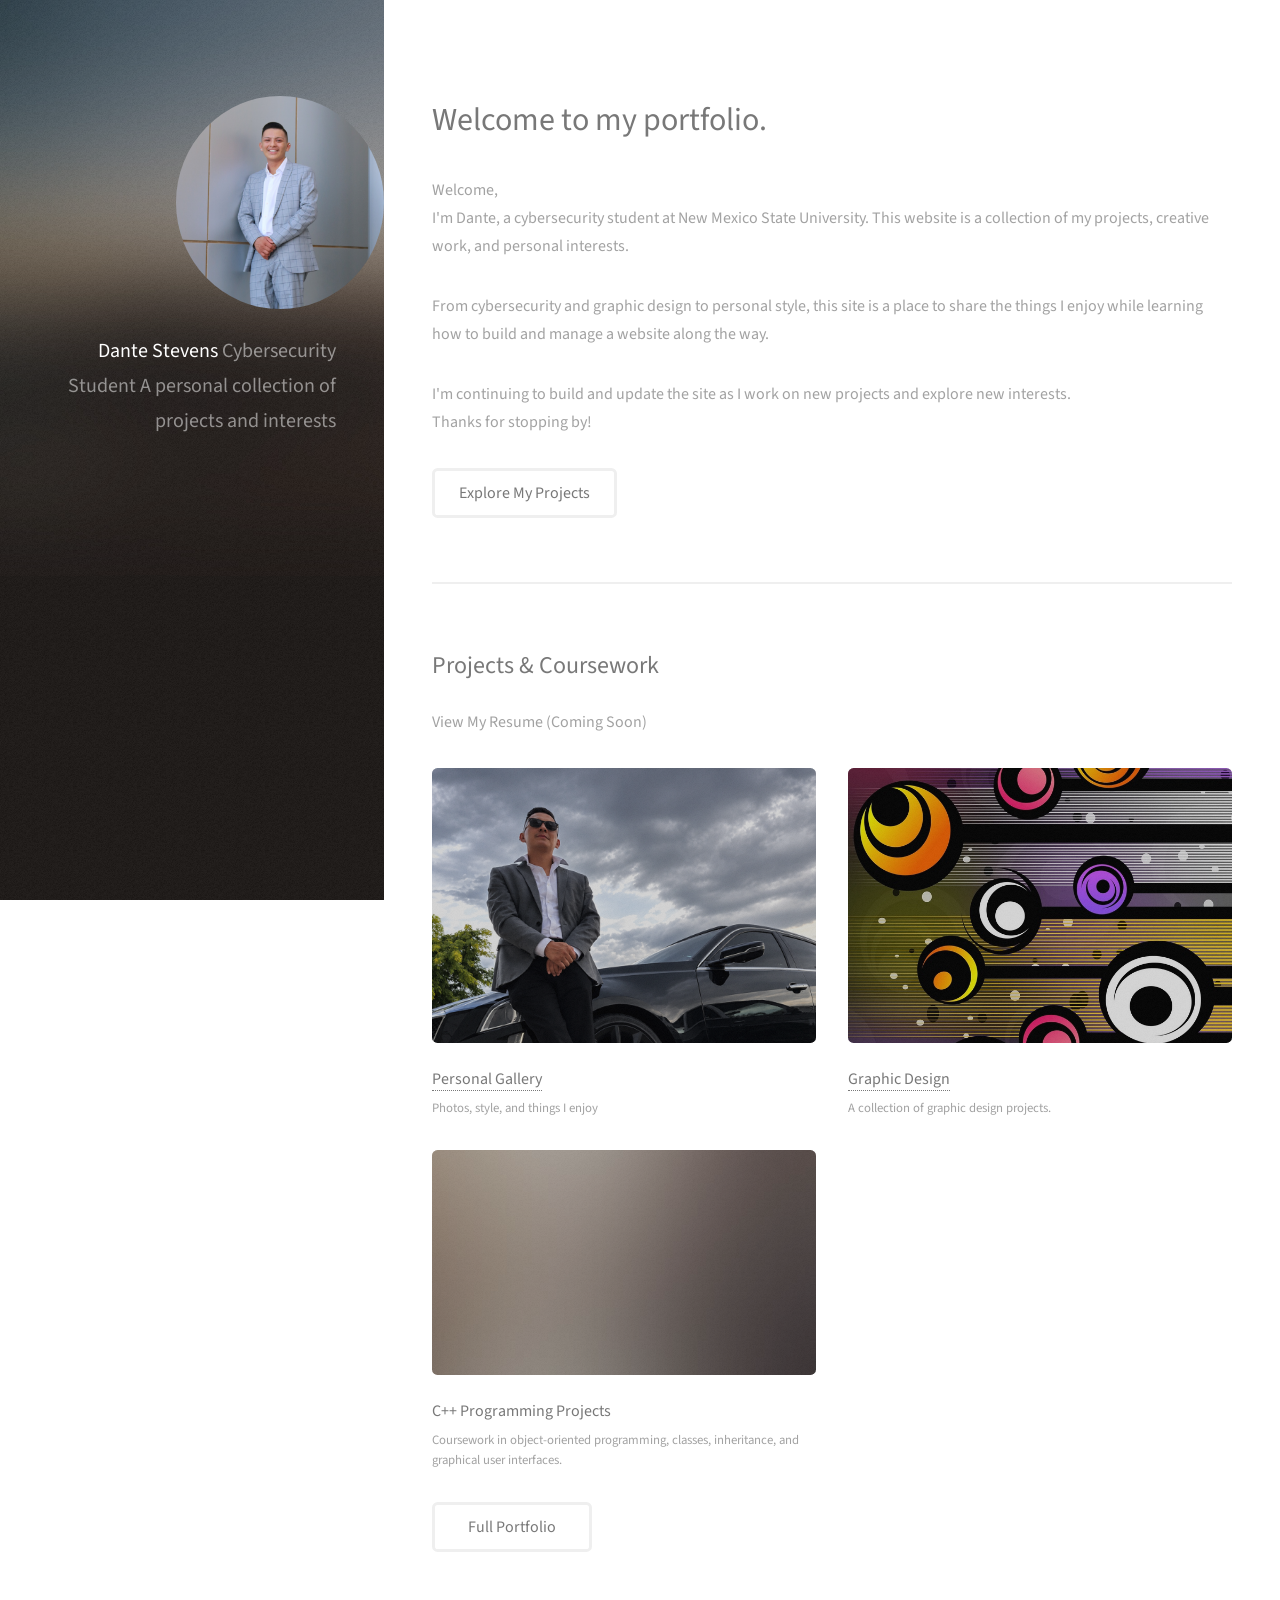
<file: index.html>
<!DOCTYPE HTML>
<!--
	Strata by HTML5 UP
	html5up.net | @ajlkn
	Free for personal and commercial use under the CCA 3.0 license (html5up.net/license)
-->
<html>
	<head>
		<title>Stevens_Dante</title>
		<meta charset="utf-8" />
		<meta name="viewport" content="width=device-width, initial-scale=1, user-scalable=no" />
		<link rel="stylesheet" href="assets/css/main.css" />
	</head>
	<body class="is-preload">

		<!-- Header -->
			<header id="header">
				<div class="inner">
					<a href="#" class="image avatar"><img src="images/avatar.jpg" alt="" /></a>

					<h1>
    <strong>Dante Stevens</strong><br />
    <span>Cybersecurity Student</span><br />
    <span>A personal collection of projects and interests</span>
</h1>

				</div>
			</header>

		<!-- Main -->
			<div id="main">

				<section id="one">
    <header class="major">
        <h2>Welcome to my portfolio.</h2>
    </header>

    <p>
        Welcome, <br />
		I'm Dante, a cybersecurity student at New Mexico State University.
		This website is a collection of my projects, creative work, and personal interests.
    </p>


					
     
<p>
	From cybersecurity and graphic design to personal style, this site is a place to share the things I enjoy while learning how to build and manage a website along the way.</p>
<p>
    I'm continuing to build and update the site as I work on new projects and explore new interests.<br /> Thanks for stopping by!
</p>


    <ul class="actions">
        <li><a href="#two" class="button">Explore My Projects</a></li>
    </ul>
</section>
	
				<!-- Two -->
					<section id="two">
						
<h2>Projects & Coursework</h2>

<p>View My Resume (Coming Soon)</p>

<div class="row">



<!-- Personal Gallery Card -->
<article class="col-6 col-12-xsmall work-item">
    <a href="personal-gallery.html" class="image fit">
		<img src="images/image7.png" alt="Personal Gallery" class="design-icon" style="object-position: center 12%;" />
    </a>
    <h3>
        <a href="personal-gallery.html">Personal Gallery</a>
    </h3>
    <p>Photos, style, and things I enjoy</p>
</article>





	
    <!-- Graphic Design Project Card -->
<article class="col-6 col-12-xsmall work-item">
   <a href="graphic-design.html" class="image fit">
    <img src="images/icon.jpg" alt="Graphic Design Projects" class="design-icon" />
</a>
    <h3>
        <a href="graphic-design.html">Graphic Design</a>
    </h3>
    <p>A collection of graphic design projects.</p>
</article>



    <!-- C++ Project Card -->
    <article class="col-6 col-12-xsmall work-item">
        <a href="images/fulls/01.jpg" class="image fit thumb">
            <img src="images/thumbs/01.jpg" alt="C++ programming project" />
        </a>
        <h3>C++ Programming Projects</h3>
        <p>Coursework in object-oriented programming, classes, inheritance, and graphical user interfaces.</p>
    </article>




	

</div>

<ul class="actions">
    <li><a href="#" class="button">Full Portfolio</a></li>
</ul>


				<!-- Four -->
				<!--
					<section id="four">
						<h2>Elements</h2>

						<section>
							<h4>Text</h4>
							<p>This is <b>bold</b> and this is <strong>strong</strong>. This is <i>italic</i> and this is <em>emphasized</em>.
							This is <sup>superscript</sup> text and this is <sub>subscript</sub> text.
							This is <u>underlined</u> and this is code: <code>for (;;) { ... }</code>. Finally, <a href="#">this is a link</a>.</p>
							<hr />
							<header>
								<h4>Heading with a Subtitle</h4>
								<p>Lorem ipsum dolor sit amet nullam id egestas urna aliquam</p>
							</header>
							<p>Nunc lacinia ante nunc ac lobortis. Interdum adipiscing gravida odio porttitor sem non mi integer non faucibus ornare mi ut ante amet placerat aliquet. Volutpat eu sed ante lacinia sapien lorem accumsan varius montes viverra nibh in adipiscing blandit tempus accumsan.</p>
							<header>
								<h5>Heading with a Subtitle</h5>
								<p>Lorem ipsum dolor sit amet nullam id egestas urna aliquam</p>
							</header>
							<p>Nunc lacinia ante nunc ac lobortis. Interdum adipiscing gravida odio porttitor sem non mi integer non faucibus ornare mi ut ante amet placerat aliquet. Volutpat eu sed ante lacinia sapien lorem accumsan varius montes viverra nibh in adipiscing blandit tempus accumsan.</p>
							<hr />
							<h2>Heading Level 2</h2>
							<h3>Heading Level 3</h3>
							<h4>Heading Level 4</h4>
							<h5>Heading Level 5</h5>
							<h6>Heading Level 6</h6>
							<hr />
							<h5>Blockquote</h5>
							<blockquote>Fringilla nisl. Donec accumsan interdum nisi, quis tincidunt felis sagittis eget tempus euismod. Vestibulum ante ipsum primis in faucibus vestibulum. Blandit adipiscing eu felis iaculis volutpat ac adipiscing accumsan faucibus. Vestibulum ante ipsum primis in faucibus lorem ipsum dolor sit amet nullam adipiscing eu felis.</blockquote>
							<h5>Preformatted</h5>
							<pre><code>i = 0;

while (!deck.isInOrder()) {
print 'Iteration ' + i;
deck.shuffle();
i++;
}

print 'It took ' + i + ' iterations to sort the deck.';</code></pre>
						</section>

						<section>
							<h4>Lists</h4>
							<div class="row">
								<div class="col-6 col-12-xsmall">
									<h5>Unordered</h5>
									<ul>
										<li>Dolor pulvinar etiam magna etiam.</li>
										<li>Sagittis adipiscing lorem eleifend.</li>
										<li>Felis enim feugiat dolore viverra.</li>
									</ul>
									<h5>Alternate</h5>
									<ul class="alt">
										<li>Dolor pulvinar etiam magna etiam.</li>
										<li>Sagittis adipiscing lorem eleifend.</li>
										<li>Felis enim feugiat dolore viverra.</li>
									</ul>
								</div>
								<div class="col-6 col-12-xsmall">
									<h5>Ordered</h5>
									<ol>
										<li>Dolor pulvinar etiam magna etiam.</li>
										<li>Etiam vel felis at lorem sed viverra.</li>
										<li>Felis enim feugiat dolore viverra.</li>
										<li>Dolor pulvinar etiam magna etiam.</li>
										<li>Etiam vel felis at lorem sed viverra.</li>
										<li>Felis enim feugiat dolore viverra.</li>
									</ol>
									<h5>Icons</h5>
									
								</div>
							</div>
							<h5>Actions</h5>
							<ul class="actions">
								<li><a href="#" class="button primary">Default</a></li>
								<li><a href="#" class="button">Default</a></li>
							</ul>
							<ul class="actions small">
								<li><a href="#" class="button primary small">Small</a></li>
								<li><a href="#" class="button small">Small</a></li>
							</ul>
							<div class="row">
								<div class="col-6 col-12-small">
									<ul class="actions stacked">
										<li><a href="#" class="button primary">Default</a></li>
										<li><a href="#" class="button">Default</a></li>
									</ul>
								</div>
								<div class="col-6 col-12-small">
									<ul class="actions stacked">
										<li><a href="#" class="button primary small">Small</a></li>
										<li><a href="#" class="button small">Small</a></li>
									</ul>
								</div>
								<div class="col-6 col-12-small">
									<ul class="actions stacked">
										<li><a href="#" class="button primary fit">Default</a></li>
										<li><a href="#" class="button fit">Default</a></li>
									</ul>
								</div>
								<div class="col-6 col-12-small">
									<ul class="actions stacked">
										<li><a href="#" class="button primary small fit">Small</a></li>
										<li><a href="#" class="button small fit">Small</a></li>
									</ul>
								</div>
							</div>
						</section>

						<section>
							<h4>Table</h4>
							<h5>Default</h5>
							<div class="table-wrapper">
								<table>
									<thead>
										<tr>
											<th>Name</th>
											<th>Description</th>
											<th>Price</th>
										</tr>
									</thead>
									<tbody>
										<tr>
											<td>Item One</td>
											<td>Ante turpis integer aliquet porttitor.</td>
											<td>29.99</td>
										</tr>
										<tr>
											<td>Item Two</td>
											<td>Vis ac commodo adipiscing arcu aliquet.</td>
											<td>19.99</td>
										</tr>
										<tr>
											<td>Item Three</td>
											<td> Morbi faucibus arcu accumsan lorem.</td>
											<td>29.99</td>
										</tr>
										<tr>
											<td>Item Four</td>
											<td>Vitae integer tempus condimentum.</td>
											<td>19.99</td>
										</tr>
										<tr>
											<td>Item Five</td>
											<td>Ante turpis integer aliquet porttitor.</td>
											<td>29.99</td>
										</tr>
									</tbody>
									<tfoot>
										<tr>
											<td colspan="2"></td>
											<td>100.00</td>
										</tr>
									</tfoot>
								</table>
							</div>

							<h5>Alternate</h5>
							<div class="table-wrapper">
								<table class="alt">
									<thead>
										<tr>
											<th>Name</th>
											<th>Description</th>
											<th>Price</th>
										</tr>
									</thead>
									<tbody>
										<tr>
											<td>Item One</td>
											<td>Ante turpis integer aliquet porttitor.</td>
											<td>29.99</td>
										</tr>
										<tr>
											<td>Item Two</td>
											<td>Vis ac commodo adipiscing arcu aliquet.</td>
											<td>19.99</td>
										</tr>
										<tr>
											<td>Item Three</td>
											<td> Morbi faucibus arcu accumsan lorem.</td>
											<td>29.99</td>
										</tr>
										<tr>
											<td>Item Four</td>
											<td>Vitae integer tempus condimentum.</td>
											<td>19.99</td>
										</tr>
										<tr>
											<td>Item Five</td>
											<td>Ante turpis integer aliquet porttitor.</td>
											<td>29.99</td>
										</tr>
									</tbody>
									<tfoot>
										<tr>
											<td colspan="2"></td>
											<td>100.00</td>
										</tr>
									</tfoot>
								</table>
							</div>
						</section>

						<section>
							<h4>Buttons</h4>
							<ul class="actions">
								<li><a href="#" class="button primary">Primary</a></li>
								<li><a href="#" class="button">Default</a></li>
							</ul>
							<ul class="actions">
								<li><a href="#" class="button large">Large</a></li>
								<li><a href="#" class="button">Default</a></li>
								<li><a href="#" class="button small">Small</a></li>
							</ul>
							<ul class="actions fit">
								<li><a href="#" class="button primary fit">Fit</a></li>
								<li><a href="#" class="button fit">Fit</a></li>
							</ul>
							<ul class="actions fit small">
								<li><a href="#" class="button primary fit small">Fit + Small</a></li>
								<li><a href="#" class="button fit small">Fit + Small</a></li>
							</ul>
							<ul class="actions">
								<li><a href="#" class="button primary icon solid fa-download">Icon</a></li>
								<li><a href="#" class="button icon solid fa-download">Icon</a></li>
							</ul>
							<ul class="actions">
								<li><span class="button primary disabled">Primary</span></li>
								<li><span class="button disabled">Default</span></li>
							</ul>
						</section>

						<section>
							<h4>Form</h4>
							<form method="post" action="#">
								<div class="row gtr-uniform gtr-50">
									<div class="col-6 col-12-xsmall">
										<input type="text" name="demo-name" id="demo-name" value="" placeholder="Name" />
									</div>
									<div class="col-6 col-12-xsmall">
										<input type="email" name="demo-email" id="demo-email" value="" placeholder="Email" />
									</div>
									<div class="col-12">
										<select name="demo-category" id="demo-category">
											<option value="">- Category -</option>
											<option value="1">Manufacturing</option>
											<option value="1">Shipping</option>
											<option value="1">Administration</option>
											<option value="1">Human Resources</option>
										</select>
									</div>
									<div class="col-4 col-12-small">
										<input type="radio" id="demo-priority-low" name="demo-priority" checked>
										<label for="demo-priority-low">Low Priority</label>
									</div>
									<div class="col-4 col-12-small">
										<input type="radio" id="demo-priority-normal" name="demo-priority">
										<label for="demo-priority-normal">Normal Priority</label>
									</div>
									<div class="col-4 col-12-small">
										<input type="radio" id="demo-priority-high" name="demo-priority">
										<label for="demo-priority-high">High Priority</label>
									</div>
									<div class="col-6 col-12-small">
										<input type="checkbox" id="demo-copy" name="demo-copy">
										<label for="demo-copy">Email me a copy of this message</label>
									</div>
									<div class="col-6 col-12-small">
										<input type="checkbox" id="demo-human" name="demo-human" checked>
										<label for="demo-human">I am a human and not a robot</label>
									</div>
									<div class="col-12">
										<textarea name="demo-message" id="demo-message" placeholder="Enter your message" rows="6"></textarea>
									</div>
									<div class="col-12">
										<ul class="actions">
											<li><input type="submit" value="Send Message" class="primary" /></li>
											<li><input type="reset" value="Reset" /></li>
										</ul>
									</div>
								</div>
							</form>
						</section>

						<section>
							<h4>Image</h4>
							<h5>Fit</h5>
							<div class="box alt">
								<div class="row gtr-50 gtr-uniform">
									<div class="col-12"><span class="image fit"><img src="images/fulls/05.jpg" alt="" /></span></div>
									<div class="col-4"><span class="image fit"><img src="images/thumbs/01.jpg" alt="" /></span></div>
									<div class="col-4"><span class="image fit"><img src="images/thumbs/02.jpg" alt="" /></span></div>
									<div class="col-4"><span class="image fit"><img src="images/thumbs/03.jpg" alt="" /></span></div>
									<div class="col-4"><span class="image fit"><img src="images/thumbs/04.jpg" alt="" /></span></div>
									<div class="col-4"><span class="image fit"><img src="images/thumbs/05.jpg" alt="" /></span></div>
									<div class="col-4"><span class="image fit"><img src="images/thumbs/06.jpg" alt="" /></span></div>
									<div class="col-4"><span class="image fit"><img src="images/thumbs/03.jpg" alt="" /></span></div>
									<div class="col-4"><span class="image fit"><img src="images/thumbs/02.jpg" alt="" /></span></div>
									<div class="col-4"><span class="image fit"><img src="images/thumbs/01.jpg" alt="" /></span></div>
								</div>
							</div>
							<h5>Left &amp; Right</h5>
							<p><span class="image left"><img src="images/avatar.jpg" alt="" /></span>Fringilla nisl. Donec accumsan interdum nisi, quis tincidunt felis sagittis eget. tempus euismod. Vestibulum ante ipsum primis in faucibus vestibulum. Blandit adipiscing eu felis iaculis volutpat ac adipiscing accumsan eu faucibus. Integer ac pellentesque praesent tincidunt felis sagittis eget. tempus euismod. Vestibulum ante ipsum primis in faucibus vestibulum. Blandit adipiscing eu felis iaculis volutpat ac adipiscing accumsan eu faucibus. Integer ac pellentesque praesent. Donec accumsan interdum nisi, quis tincidunt felis sagittis eget. tempus euismod. Vestibulum ante ipsum primis in faucibus vestibulum. Blandit adipiscing eu felis iaculis volutpat ac adipiscing accumsan eu faucibus. Integer ac pellentesque praesent tincidunt felis sagittis eget. tempus euismod. Vestibulum ante ipsum primis in faucibus vestibulum. Blandit adipiscing eu felis iaculis volutpat ac adipiscing accumsan eu faucibus. Integer ac pellentesque praesent.</p>
							<p><span class="image right"><img src="images/avatar.jpg" alt="" /></span>Fringilla nisl. Donec accumsan interdum nisi, quis tincidunt felis sagittis eget. tempus euismod. Vestibulum ante ipsum primis in faucibus vestibulum. Blandit adipiscing eu felis iaculis volutpat ac adipiscing accumsan eu faucibus. Integer ac pellentesque praesent tincidunt felis sagittis eget. tempus euismod. Vestibulum ante ipsum primis in faucibus vestibulum. Blandit adipiscing eu felis iaculis volutpat ac adipiscing accumsan eu faucibus. Integer ac pellentesque praesent. Donec accumsan interdum nisi, quis tincidunt felis sagittis eget. tempus euismod. Vestibulum ante ipsum primis in faucibus vestibulum. Blandit adipiscing eu felis iaculis volutpat ac adipiscing accumsan eu faucibus. Integer ac pellentesque praesent tincidunt felis sagittis eget. tempus euismod. Vestibulum ante ipsum primis in faucibus vestibulum. Blandit adipiscing eu felis iaculis volutpat ac adipiscing accumsan eu faucibus. Integer ac pellentesque praesent.</p>
						</section>

					</section>
				-->

			</div>

		<!-- Footer -->
			<footer id="footer">
				<div class="inner">
					
					
				</div>
			</footer>

		<!-- Scripts -->
			<script src="assets/js/jquery.min.js"></script>
			<script src="assets/js/jquery.poptrox.min.js"></script>
			<script src="assets/js/browser.min.js"></script>
			<script src="assets/js/breakpoints.min.js"></script>
			<script src="assets/js/util.js"></script>
			<script src="assets/js/main.js"></script>

	</body>
</html>
</file>
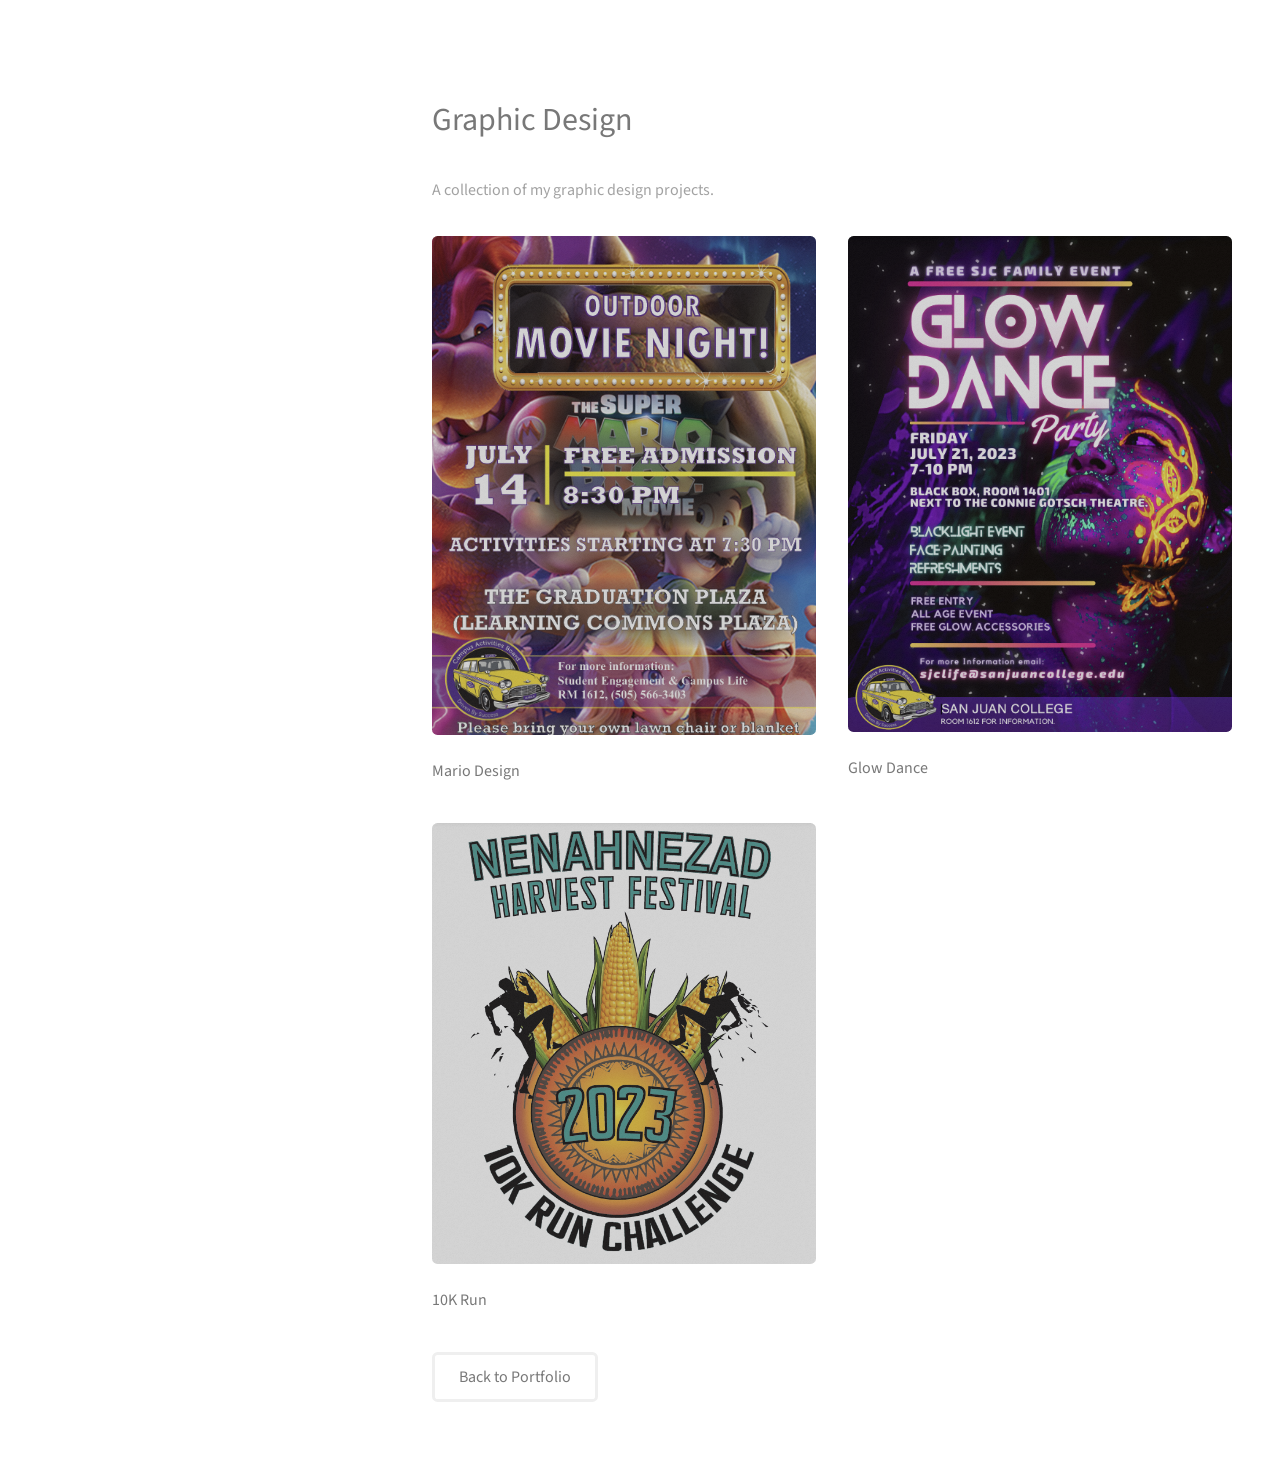
<file: graphic-design.html>
<!DOCTYPE HTML>
<html>
<head>
    <title>Graphic Design | Dante Stevens</title>
    <meta charset="utf-8" />
    <meta name="viewport" content="width=device-width, initial-scale=1" />
    <link rel="stylesheet" href="assets/css/main.css" />
</head>

<body>
    <div id="main">
        <section>
            <h1>Graphic Design</h1>
            <p>A collection of my graphic design projects.</p>

            <div class="row">
                <article class="col-6 col-12-xsmall work-item">
                    <a href="images/mario.png" class="image fit">
                        <img src="images/mario.png" alt="Mario design" />
                    </a>
                    <h3>Mario Design</h3>
                </article>

                <article class="col-6 col-12-xsmall work-item">
                    <a href="images/glow_dance.png" class="image fit">
                        <img src="images/glow_dance.png" alt="Glow Dance design" />
                    </a>
                    <h3>Glow Dance</h3>
                </article>

                <article class="col-6 col-12-xsmall work-item">
                    <a href="images/10K.png" class="image fit">
                        <img src="images/10K.png" alt="10K Run design" />
                    </a>
                    <h3>10K Run</h3>
                </article>
            </div>

            <ul class="actions">
                <li><a href="index.html#two" class="button">Back to Portfolio</a></li>
            </ul>
        </section>
    </div>

    <script src="assets/js/jquery.min.js"></script>
    <script src="assets/js/jquery.poptrox.min.js"></script>
    <script src="assets/js/browser.min.js"></script>
    <script src="assets/js/breakpoints.min.js"></script>
    <script src="assets/js/util.js"></script>
    <script src="assets/js/main.js"></script>
</body>
</html>
</file>
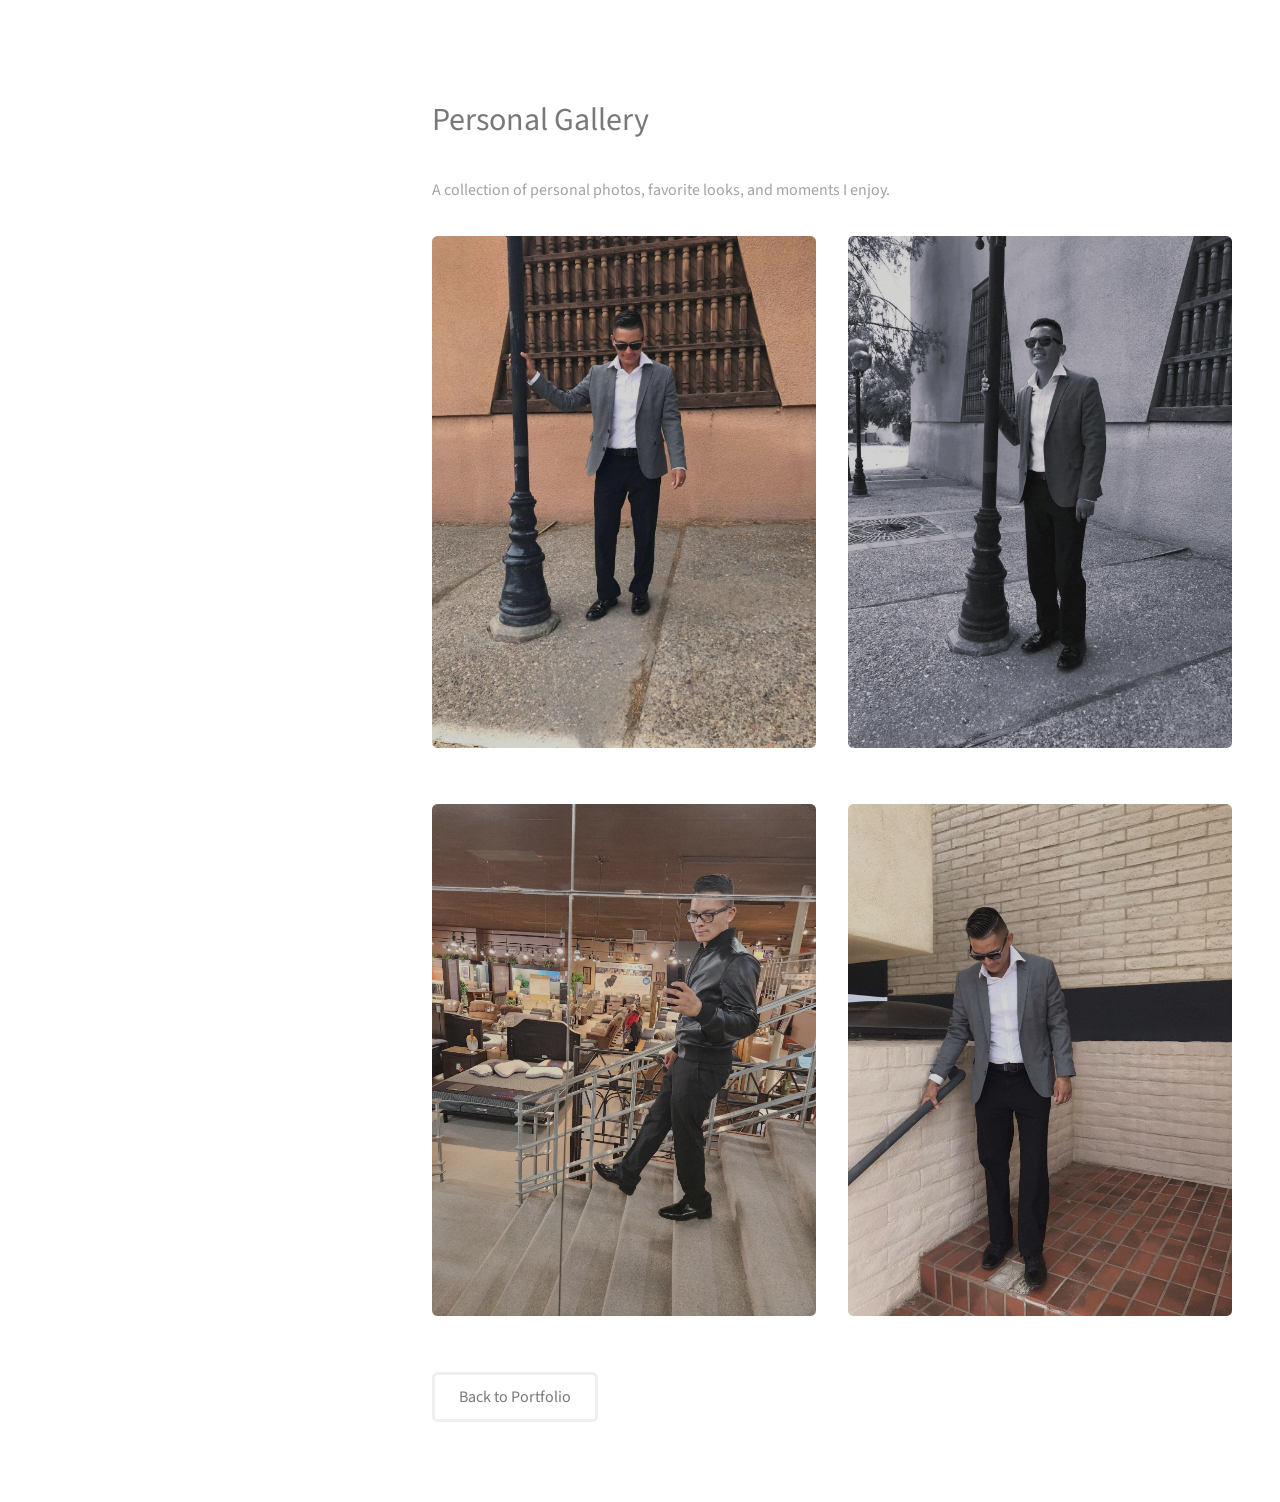
<file: personal-gallery.html>
<!DOCTYPE HTML>
<html>
<head>
    <title>Personal Gallery | Dante Stevens</title>
    <meta charset="utf-8" />
    <meta name="viewport" content="width=device-width, initial-scale=1" />
    <link rel="stylesheet" href="assets/css/main.css" />
</head>

<body>
    <div id="main">
        <section>
            <h1>Personal Gallery</h1>
            <p>A collection of personal photos, favorite looks, and moments I enjoy.</p>

            <div class="row">
                <article class="col-6 col-12-xsmall work-item">
                    <a href="images/Image1.jpeg" class="image fit">
                        <img src="images/Image1.jpeg" alt="Personal style photo 1" />
                    </a>
                </article>

                <article class="col-6 col-12-xsmall work-item">
                    <a href="images/Image2.jpeg" class="image fit">
                        <img src="images/Image2.jpeg" alt="Personal style photo 2" />
                    </a>
                </article>

                <article class="col-6 col-12-xsmall work-item">
                    <a href="images/Image3.jpg" class="image fit">
                        <img src="images/Image3.jpg" alt="Personal style photo 3" />
                    </a>
                </article>

                <article class="col-6 col-12-xsmall work-item">
                    <a href="images/Image4.jpg" class="image fit">
                        <img src="images/Image4.jpg" alt="Personal style photo 4" />
                    </a>
                </article>

               
            </div>

            <ul class="actions">
                <li><a href="index.html#two" class="button">Back to Portfolio</a></li>
            </ul>
        </section>
    </div>

    <script src="assets/js/jquery.min.js"></script>
    <script src="assets/js/jquery.poptrox.min.js"></script>
    <script src="assets/js/browser.min.js"></script>
    <script src="assets/js/breakpoints.min.js"></script>
    <script src="assets/js/util.js"></script>
    <script src="assets/js/main.js"></script>
</body>
</html>
</file>
<file: assets/css/main.css>
@import url("fontawesome-all.min.css");
@import url("https://fonts.googleapis.com/css?family=Source+Sans+Pro:400,400italic");

/*
	Strata by HTML5 UP
	html5up.net | @ajlkn
	Free for personal and commercial use under the CCA 3.0 license (html5up.net/license)
*/

html, body, div, span, applet, object,
iframe, h1, h2, h3, h4, h5, h6, p, blockquote,
pre, a, abbr, acronym, address, big, cite,
code, del, dfn, em, img, ins, kbd, q, s, samp,
small, strike, strong, sub, sup, tt, var, b,
u, i, center, dl, dt, dd, ol, ul, li, fieldset,
form, label, legend, table, caption, tbody,
tfoot, thead, tr, th, td, article, aside,
canvas, details, embed, figure, figcaption,
footer, header, hgroup, menu, nav, output, ruby,
section, summary, time, mark, audio, video {
	margin: 0;
	padding: 0;
	border: 0;
	font-size: 100%;
	font: inherit;
	vertical-align: baseline;}

article, aside, details, figcaption, figure,
footer, header, hgroup, menu, nav, section {
	display: block;}

body {
	line-height: 1;
}

ol, ul {
	list-style: none;
}

blockquote, q {
	quotes: none;
}

	blockquote:before, blockquote:after, q:before, q:after {
		content: '';
		content: none;
	}

table {
	border-collapse: collapse;
	border-spacing: 0;
}

body {
	-webkit-text-size-adjust: none;
}

mark {
	background-color: transparent;
	color: inherit;
}

input::-moz-focus-inner {
	border: 0;
	padding: 0;
}

input, select, textarea {
	-moz-appearance: none;
	-webkit-appearance: none;
	-ms-appearance: none;
	appearance: none;
}

/* Basic */

	html {
		box-sizing: border-box;
	}

	*, *:before, *:after {
		box-sizing: inherit;
	}

	body {
		background: #fff;
	}

		body.is-preload *, body.is-preload *:before, body.is-preload *:after {
			-moz-animation: none !important;
			-webkit-animation: none !important;
			-ms-animation: none !important;
			animation: none !important;
			-moz-transition: none !important;
			-webkit-transition: none !important;
			-ms-transition: none !important;
			transition: none !important;
		}

	body, input, select, textarea {
		color: #a2a2a2;
		font-family: "Source Sans Pro", Helvetica, sans-serif;
		font-size: 16pt;
		font-weight: 400;
		line-height: 1.75em;
	}

	a {
		-moz-transition: color 0.2s ease-in-out, border-color 0.2s ease-in-out;
		-webkit-transition: color 0.2s ease-in-out, border-color 0.2s ease-in-out;
		-ms-transition: color 0.2s ease-in-out, border-color 0.2s ease-in-out;
		transition: color 0.2s ease-in-out, border-color 0.2s ease-in-out;
		border-bottom: dotted 1px;
		color: #49bf9d;
		text-decoration: none;
	}

		a:hover {
			border-bottom-color: transparent;
			color: #49bf9d !important;
			text-decoration: none;
		}

	strong, b {
		color: #787878;
		font-weight: 400;
	}

	em, i {
		font-style: italic;
	}

	p {
		margin: 0 0 2em 0;
	}

	h1, h2, h3, h4, h5, h6 {
		color: #787878;
		font-weight: 400;
		line-height: 1em;
		margin: 0 0 1em 0;
	}

		h1 a, h2 a, h3 a, h4 a, h5 a, h6 a {
			color: inherit;
			text-decoration: none;
		}

	h1 {
		font-size: 2em;
		line-height: 1.5em;
	}

	h2 {
		font-size: 1.5em;
		line-height: 1.5em;
	}

	h3 {
		font-size: 1.25em;
		line-height: 1.5em;
	}

	h4 {
		font-size: 1.1em;
		line-height: 1.5em;
	}

	h5 {
		font-size: 0.9em;
		line-height: 1.5em;
	}

	h6 {
		font-size: 0.7em;
		line-height: 1.5em;
	}

	sub {
		font-size: 0.8em;
		position: relative;
		top: 0.5em;
	}

	sup {
		font-size: 0.8em;
		position: relative;
		top: -0.5em;
	}

	hr {
		border: 0;
		border-bottom: solid 2px #efefef;
		margin: 2em 0;
	}

		hr.major {
			margin: 3em 0;
		}

	blockquote {
		border-left: solid 6px #efefef;
		font-style: italic;
		margin: 0 0 2em 0;
		padding: 0.5em 0 0.5em 1.5em;
	}

	code {
		background: #f7f7f7;
		border-radius: 0.35em;
		border: solid 2px #efefef;
		font-family: "Courier New", monospace;
		font-size: 0.9em;
		margin: 0 0.25em;
		padding: 0.25em 0.65em;
	}

	pre {
		-webkit-overflow-scrolling: touch;
		font-family: "Courier New", monospace;
		font-size: 0.9em;
		margin: 0 0 2em 0;
	}

		pre code {
			display: block;
			line-height: 1.75em;
			padding: 1em 1.5em;
			overflow-x: auto;
		}

	.align-left {
		text-align: left;
	}

	.align-center {
		text-align: center;
	}

	.align-right {
		text-align: right;
	}

/* Container */

	.container {
		margin: 0 auto;
		max-width: calc(100% - 4em);
		width: 100%;
	}

		.container.xsmall {
			width: 25%;
		}

		.container.small {
			width: 50%;
		}

		.container.medium {
			width: 75%;
		}

		.container.large {
			width: 125%;
		}

		.container.xlarge {
			width: 150%;
		}

		.container.max {
			width: 100%;
		}

		@media screen and (max-width: 980px) {

			.container {
				width: 100% !important;
				max-width: 100% !important;
			}

		}

		@media screen and (max-width: 480px) {

			.container {
				max-width: calc(100% - 3em);
			}

		}

/* Row */

	.row {
		display: flex;
		flex-wrap: wrap;
		box-sizing: border-box;
		align-items: stretch;
	}

		.row > * {
			box-sizing: border-box;
		}

		.row.gtr-uniform > * > :last-child {
			margin-bottom: 0;
		}

		.row.aln-left {
			justify-content: flex-start;
		}

		.row.aln-center {
			justify-content: center;
		}

		.row.aln-right {
			justify-content: flex-end;
		}

		.row.aln-top {
			align-items: flex-start;
		}

		.row.aln-middle {
			align-items: center;
		}

		.row.aln-bottom {
			align-items: flex-end;
		}

		.row > .imp {
			order: -1;
		}

		.row > .col-1 {
			width: 8.33333%;
		}

		.row > .off-1 {
			margin-left: 8.33333%;
		}

		.row > .col-2 {
			width: 16.66667%;
		}

		.row > .off-2 {
			margin-left: 16.66667%;
		}

		.row > .col-3 {
			width: 25%;
		}

		.row > .off-3 {
			margin-left: 25%;
		}

		.row > .col-4 {
			width: 33.33333%;
		}

		.row > .off-4 {
			margin-left: 33.33333%;
		}

		.row > .col-5 {
			width: 41.66667%;
		}

		.row > .off-5 {
			margin-left: 41.66667%;
		}

		.row > .col-6 {
			width: 50%;
		}

		.row > .off-6 {
			margin-left: 50%;
		}

		.row > .col-7 {
			width: 58.33333%;
		}

		.row > .off-7 {
			margin-left: 58.33333%;
		}

		.row > .col-8 {
			width: 66.66667%;
		}

		.row > .off-8 {
			margin-left: 66.66667%;
		}

		.row > .col-9 {
			width: 75%;
		}

		.row > .off-9 {
			margin-left: 75%;
		}

		.row > .col-10 {
			width: 83.33333%;
		}

		.row > .off-10 {
			margin-left: 83.33333%;
		}

		.row > .col-11 {
			width: 91.66667%;
		}

		.row > .off-11 {
			margin-left: 91.66667%;
		}

		.row > .col-12 {
			width: 100%;
		}

		.row > .off-12 {
			margin-left: 100%;
		}

		.row.gtr-0 {
			margin-top: 0;
			margin-left: 0em;
		}

			.row.gtr-0 > * {
				padding: 0 0 0 0em;
			}

			.row.gtr-0.gtr-uniform {
				margin-top: 0em;
			}

				.row.gtr-0.gtr-uniform > * {
					padding-top: 0em;
				}

		.row.gtr-25 {
			margin-top: 0;
			margin-left: -0.625em;
		}

			.row.gtr-25 > * {
				padding: 0 0 0 0.625em;
			}

			.row.gtr-25.gtr-uniform {
				margin-top: -0.625em;
			}

				.row.gtr-25.gtr-uniform > * {
					padding-top: 0.625em;
				}

		.row.gtr-50 {
			margin-top: 0;
			margin-left: -1.25em;
		}

			.row.gtr-50 > * {
				padding: 0 0 0 1.25em;
			}

			.row.gtr-50.gtr-uniform {
				margin-top: -1.25em;
			}

				.row.gtr-50.gtr-uniform > * {
					padding-top: 1.25em;
				}

		.row {
			margin-top: 0;
			margin-left: -2.5em;
		}

			.row > * {
				padding: 0 0 0 2.5em;
			}

			.row.gtr-uniform {
				margin-top: -2.5em;
			}

				.row.gtr-uniform > * {
					padding-top: 2.5em;
				}

		.row.gtr-150 {
			margin-top: 0;
			margin-left: -3.75em;
		}

			.row.gtr-150 > * {
				padding: 0 0 0 3.75em;
			}

			.row.gtr-150.gtr-uniform {
				margin-top: -3.75em;
			}

				.row.gtr-150.gtr-uniform > * {
					padding-top: 3.75em;
				}

		.row.gtr-200 {
			margin-top: 0;
			margin-left: -5em;
		}

			.row.gtr-200 > * {
				padding: 0 0 0 5em;
			}

			.row.gtr-200.gtr-uniform {
				margin-top: -5em;
			}

				.row.gtr-200.gtr-uniform > * {
					padding-top: 5em;
				}

		@media screen and (max-width: 1800px) {

			.row {
				display: flex;
				flex-wrap: wrap;
				box-sizing: border-box;
				align-items: stretch;
			}

				.row > * {
					box-sizing: border-box;
				}

				.row.gtr-uniform > * > :last-child {
					margin-bottom: 0;
				}

				.row.aln-left {
					justify-content: flex-start;
				}

				.row.aln-center {
					justify-content: center;
				}

				.row.aln-right {
					justify-content: flex-end;
				}

				.row.aln-top {
					align-items: flex-start;
				}

				.row.aln-middle {
					align-items: center;
				}

				.row.aln-bottom {
					align-items: flex-end;
				}

				.row > .imp-xlarge {
					order: -1;
				}

				.row > .col-1-xlarge {
					width: 8.33333%;
				}

				.row > .off-1-xlarge {
					margin-left: 8.33333%;
				}

				.row > .col-2-xlarge {
					width: 16.66667%;
				}

				.row > .off-2-xlarge {
					margin-left: 16.66667%;
				}

				.row > .col-3-xlarge {
					width: 25%;
				}

				.row > .off-3-xlarge {
					margin-left: 25%;
				}

				.row > .col-4-xlarge {
					width: 33.33333%;
				}

				.row > .off-4-xlarge {
					margin-left: 33.33333%;
				}

				.row > .col-5-xlarge {
					width: 41.66667%;
				}

				.row > .off-5-xlarge {
					margin-left: 41.66667%;
				}

				.row > .col-6-xlarge {
					width: 50%;
				}

				.row > .off-6-xlarge {
					margin-left: 50%;
				}

				.row > .col-7-xlarge {
					width: 58.33333%;
				}

				.row > .off-7-xlarge {
					margin-left: 58.33333%;
				}

				.row > .col-8-xlarge {
					width: 66.66667%;
				}

				.row > .off-8-xlarge {
					margin-left: 66.66667%;
				}

				.row > .col-9-xlarge {
					width: 75%;
				}

				.row > .off-9-xlarge {
					margin-left: 75%;
				}

				.row > .col-10-xlarge {
					width: 83.33333%;
				}

				.row > .off-10-xlarge {
					margin-left: 83.33333%;
				}

				.row > .col-11-xlarge {
					width: 91.66667%;
				}

				.row > .off-11-xlarge {
					margin-left: 91.66667%;
				}

				.row > .col-12-xlarge {
					width: 100%;
				}

				.row > .off-12-xlarge {
					margin-left: 100%;
				}

				.row.gtr-0 {
					margin-top: 0;
					margin-left: 0em;
				}

					.row.gtr-0 > * {
						padding: 0 0 0 0em;
					}

					.row.gtr-0.gtr-uniform {
						margin-top: 0em;
					}

						.row.gtr-0.gtr-uniform > * {
							padding-top: 0em;
						}

				.row.gtr-25 {
					margin-top: 0;
					margin-left: -0.625em;
				}

					.row.gtr-25 > * {
						padding: 0 0 0 0.625em;
					}

					.row.gtr-25.gtr-uniform {
						margin-top: -0.625em;
					}

						.row.gtr-25.gtr-uniform > * {
							padding-top: 0.625em;
						}

				.row.gtr-50 {
					margin-top: 0;
					margin-left: -1.25em;
				}

					.row.gtr-50 > * {
						padding: 0 0 0 1.25em;
					}

					.row.gtr-50.gtr-uniform {
						margin-top: -1.25em;
					}

						.row.gtr-50.gtr-uniform > * {
							padding-top: 1.25em;
						}

				.row {
					margin-top: 0;
					margin-left: -2.5em;
				}

					.row > * {
						padding: 0 0 0 2.5em;
					}

					.row.gtr-uniform {
						margin-top: -2.5em;
					}

						.row.gtr-uniform > * {
							padding-top: 2.5em;
						}

				.row.gtr-150 {
					margin-top: 0;
					margin-left: -3.75em;
				}

					.row.gtr-150 > * {
						padding: 0 0 0 3.75em;
					}

					.row.gtr-150.gtr-uniform {
						margin-top: -3.75em;
					}

						.row.gtr-150.gtr-uniform > * {
							padding-top: 3.75em;
						}

				.row.gtr-200 {
					margin-top: 0;
					margin-left: -5em;
				}

					.row.gtr-200 > * {
						padding: 0 0 0 5em;
					}

					.row.gtr-200.gtr-uniform {
						margin-top: -5em;
					}

						.row.gtr-200.gtr-uniform > * {
							padding-top: 5em;
						}

		}

		@media screen and (max-width: 1280px) {

			.row {
				display: flex;
				flex-wrap: wrap;
				box-sizing: border-box;
				align-items: stretch;
			}

				.row > * {
					box-sizing: border-box;
				}

				.row.gtr-uniform > * > :last-child {
					margin-bottom: 0;
				}

				.row.aln-left {
					justify-content: flex-start;
				}

				.row.aln-center {
					justify-content: center;
				}

				.row.aln-right {
					justify-content: flex-end;
				}

				.row.aln-top {
					align-items: flex-start;
				}

				.row.aln-middle {
					align-items: center;
				}

				.row.aln-bottom {
					align-items: flex-end;
				}

				.row > .imp-large {
					order: -1;
				}

				.row > .col-1-large {
					width: 8.33333%;
				}

				.row > .off-1-large {
					margin-left: 8.33333%;
				}

				.row > .col-2-large {
					width: 16.66667%;
				}

				.row > .off-2-large {
					margin-left: 16.66667%;
				}

				.row > .col-3-large {
					width: 25%;
				}

				.row > .off-3-large {
					margin-left: 25%;
				}

				.row > .col-4-large {
					width: 33.33333%;
				}

				.row > .off-4-large {
					margin-left: 33.33333%;
				}

				.row > .col-5-large {
					width: 41.66667%;
				}

				.row > .off-5-large {
					margin-left: 41.66667%;
				}

				.row > .col-6-large {
					width: 50%;
				}

				.row > .off-6-large {
					margin-left: 50%;
				}

				.row > .col-7-large {
					width: 58.33333%;
				}

				.row > .off-7-large {
					margin-left: 58.33333%;
				}

				.row > .col-8-large {
					width: 66.66667%;
				}

				.row > .off-8-large {
					margin-left: 66.66667%;
				}

				.row > .col-9-large {
					width: 75%;
				}

				.row > .off-9-large {
					margin-left: 75%;
				}

				.row > .col-10-large {
					width: 83.33333%;
				}

				.row > .off-10-large {
					margin-left: 83.33333%;
				}

				.row > .col-11-large {
					width: 91.66667%;
				}

				.row > .off-11-large {
					margin-left: 91.66667%;
				}

				.row > .col-12-large {
					width: 100%;
				}

				.row > .off-12-large {
					margin-left: 100%;
				}

				.row.gtr-0 {
					margin-top: 0;
					margin-left: 0em;
				}

					.row.gtr-0 > * {
						padding: 0 0 0 0em;
					}

					.row.gtr-0.gtr-uniform {
						margin-top: 0em;
					}

						.row.gtr-0.gtr-uniform > * {
							padding-top: 0em;
						}

				.row.gtr-25 {
					margin-top: 0;
					margin-left: -0.5em;
				}

					.row.gtr-25 > * {
						padding: 0 0 0 0.5em;
					}

					.row.gtr-25.gtr-uniform {
						margin-top: -0.5em;
					}

						.row.gtr-25.gtr-uniform > * {
							padding-top: 0.5em;
						}

				.row.gtr-50 {
					margin-top: 0;
					margin-left: -1em;
				}

					.row.gtr-50 > * {
						padding: 0 0 0 1em;
					}

					.row.gtr-50.gtr-uniform {
						margin-top: -1em;
					}

						.row.gtr-50.gtr-uniform > * {
							padding-top: 1em;
						}

				.row {
					margin-top: 0;
					margin-left: -2em;
				}

					.row > * {
						padding: 0 0 0 2em;
					}

					.row.gtr-uniform {
						margin-top: -2em;
					}

						.row.gtr-uniform > * {
							padding-top: 2em;
						}

				.row.gtr-150 {
					margin-top: 0;
					margin-left: -3em;
				}

					.row.gtr-150 > * {
						padding: 0 0 0 3em;
					}

					.row.gtr-150.gtr-uniform {
						margin-top: -3em;
					}

						.row.gtr-150.gtr-uniform > * {
							padding-top: 3em;
						}

				.row.gtr-200 {
					margin-top: 0;
					margin-left: -4em;
				}

					.row.gtr-200 > * {
						padding: 0 0 0 4em;
					}

					.row.gtr-200.gtr-uniform {
						margin-top: -4em;
					}

						.row.gtr-200.gtr-uniform > * {
							padding-top: 4em;
						}

		}

		@media screen and (max-width: 980px) {

			.row {
				display: flex;
				flex-wrap: wrap;
				box-sizing: border-box;
				align-items: stretch;
			}

				.row > * {
					box-sizing: border-box;
				}

				.row.gtr-uniform > * > :last-child {
					margin-bottom: 0;
				}

				.row.aln-left {
					justify-content: flex-start;
				}

				.row.aln-center {
					justify-content: center;
				}

				.row.aln-right {
					justify-content: flex-end;
				}

				.row.aln-top {
					align-items: flex-start;
				}

				.row.aln-middle {
					align-items: center;
				}

				.row.aln-bottom {
					align-items: flex-end;
				}

				.row > .imp-medium {
					order: -1;
				}

				.row > .col-1-medium {
					width: 8.33333%;
				}

				.row > .off-1-medium {
					margin-left: 8.33333%;
				}

				.row > .col-2-medium {
					width: 16.66667%;
				}

				.row > .off-2-medium {
					margin-left: 16.66667%;
				}

				.row > .col-3-medium {
					width: 25%;
				}

				.row > .off-3-medium {
					margin-left: 25%;
				}

				.row > .col-4-medium {
					width: 33.33333%;
				}

				.row > .off-4-medium {
					margin-left: 33.33333%;
				}

				.row > .col-5-medium {
					width: 41.66667%;
				}

				.row > .off-5-medium {
					margin-left: 41.66667%;
				}

				.row > .col-6-medium {
					width: 50%;
				}

				.row > .off-6-medium {
					margin-left: 50%;
				}

				.row > .col-7-medium {
					width: 58.33333%;
				}

				.row > .off-7-medium {
					margin-left: 58.33333%;
				}

				.row > .col-8-medium {
					width: 66.66667%;
				}

				.row > .off-8-medium {
					margin-left: 66.66667%;
				}

				.row > .col-9-medium {
					width: 75%;
				}

				.row > .off-9-medium {
					margin-left: 75%;
				}

				.row > .col-10-medium {
					width: 83.33333%;
				}

				.row > .off-10-medium {
					margin-left: 83.33333%;
				}

				.row > .col-11-medium {
					width: 91.66667%;
				}

				.row > .off-11-medium {
					margin-left: 91.66667%;
				}

				.row > .col-12-medium {
					width: 100%;
				}

				.row > .off-12-medium {
					margin-left: 100%;
				}

				.row.gtr-0 {
					margin-top: 0;
					margin-left: 0em;
				}

					.row.gtr-0 > * {
						padding: 0 0 0 0em;
					}

					.row.gtr-0.gtr-uniform {
						margin-top: 0em;
					}

						.row.gtr-0.gtr-uniform > * {
							padding-top: 0em;
						}

				.row.gtr-25 {
					margin-top: 0;
					margin-left: -0.5em;
				}

					.row.gtr-25 > * {
						padding: 0 0 0 0.5em;
					}

					.row.gtr-25.gtr-uniform {
						margin-top: -0.5em;
					}

						.row.gtr-25.gtr-uniform > * {
							padding-top: 0.5em;
						}

				.row.gtr-50 {
					margin-top: 0;
					margin-left: -1em;
				}

					.row.gtr-50 > * {
						padding: 0 0 0 1em;
					}

					.row.gtr-50.gtr-uniform {
						margin-top: -1em;
					}

						.row.gtr-50.gtr-uniform > * {
							padding-top: 1em;
						}

				.row {
					margin-top: 0;
					margin-left: -2em;
				}

					.row > * {
						padding: 0 0 0 2em;
					}

					.row.gtr-uniform {
						margin-top: -2em;
					}

						.row.gtr-uniform > * {
							padding-top: 2em;
						}

				.row.gtr-150 {
					margin-top: 0;
					margin-left: -3em;
				}

					.row.gtr-150 > * {
						padding: 0 0 0 3em;
					}

					.row.gtr-150.gtr-uniform {
						margin-top: -3em;
					}

						.row.gtr-150.gtr-uniform > * {
							padding-top: 3em;
						}

				.row.gtr-200 {
					margin-top: 0;
					margin-left: -4em;
				}

					.row.gtr-200 > * {
						padding: 0 0 0 4em;
					}

					.row.gtr-200.gtr-uniform {
						margin-top: -4em;
					}

						.row.gtr-200.gtr-uniform > * {
							padding-top: 4em;
						}

		}

		@media screen and (max-width: 736px) {

			.row {
				display: flex;
				flex-wrap: wrap;
				box-sizing: border-box;
				align-items: stretch;
			}

				.row > * {
					box-sizing: border-box;
				}

				.row.gtr-uniform > * > :last-child {
					margin-bottom: 0;
				}

				.row.aln-left {
					justify-content: flex-start;
				}

				.row.aln-center {
					justify-content: center;
				}

				.row.aln-right {
					justify-content: flex-end;
				}

				.row.aln-top {
					align-items: flex-start;
				}

				.row.aln-middle {
					align-items: center;
				}

				.row.aln-bottom {
					align-items: flex-end;
				}

				.row > .imp-small {
					order: -1;
				}

				.row > .col-1-small {
					width: 8.33333%;
				}

				.row > .off-1-small {
					margin-left: 8.33333%;
				}

				.row > .col-2-small {
					width: 16.66667%;
				}

				.row > .off-2-small {
					margin-left: 16.66667%;
				}

				.row > .col-3-small {
					width: 25%;
				}

				.row > .off-3-small {
					margin-left: 25%;
				}

				.row > .col-4-small {
					width: 33.33333%;
				}

				.row > .off-4-small {
					margin-left: 33.33333%;
				}

				.row > .col-5-small {
					width: 41.66667%;
				}

				.row > .off-5-small {
					margin-left: 41.66667%;
				}

				.row > .col-6-small {
					width: 50%;
				}

				.row > .off-6-small {
					margin-left: 50%;
				}

				.row > .col-7-small {
					width: 58.33333%;
				}

				.row > .off-7-small {
					margin-left: 58.33333%;
				}

				.row > .col-8-small {
					width: 66.66667%;
				}

				.row > .off-8-small {
					margin-left: 66.66667%;
				}

				.row > .col-9-small {
					width: 75%;
				}

				.row > .off-9-small {
					margin-left: 75%;
				}

				.row > .col-10-small {
					width: 83.33333%;
				}

				.row > .off-10-small {
					margin-left: 83.33333%;
				}

				.row > .col-11-small {
					width: 91.66667%;
				}

				.row > .off-11-small {
					margin-left: 91.66667%;
				}

				.row > .col-12-small {
					width: 100%;
				}

				.row > .off-12-small {
					margin-left: 100%;
				}

				.row.gtr-0 {
					margin-top: 0;
					margin-left: 0em;
				}

					.row.gtr-0 > * {
						padding: 0 0 0 0em;
					}

					.row.gtr-0.gtr-uniform {
						margin-top: 0em;
					}

						.row.gtr-0.gtr-uniform > * {
							padding-top: 0em;
						}

				.row.gtr-25 {
					margin-top: 0;
					margin-left: -0.375em;
				}

					.row.gtr-25 > * {
						padding: 0 0 0 0.375em;
					}

					.row.gtr-25.gtr-uniform {
						margin-top: -0.375em;
					}

						.row.gtr-25.gtr-uniform > * {
							padding-top: 0.375em;
						}

				.row.gtr-50 {
					margin-top: 0;
					margin-left: -0.75em;
				}

					.row.gtr-50 > * {
						padding: 0 0 0 0.75em;
					}

					.row.gtr-50.gtr-uniform {
						margin-top: -0.75em;
					}

						.row.gtr-50.gtr-uniform > * {
							padding-top: 0.75em;
						}

				.row {
					margin-top: 0;
					margin-left: -1.5em;
				}

					.row > * {
						padding: 0 0 0 1.5em;
					}

					.row.gtr-uniform {
						margin-top: -1.5em;
					}

						.row.gtr-uniform > * {
							padding-top: 1.5em;
						}

				.row.gtr-150 {
					margin-top: 0;
					margin-left: -2.25em;
				}

					.row.gtr-150 > * {
						padding: 0 0 0 2.25em;
					}

					.row.gtr-150.gtr-uniform {
						margin-top: -2.25em;
					}

						.row.gtr-150.gtr-uniform > * {
							padding-top: 2.25em;
						}

				.row.gtr-200 {
					margin-top: 0;
					margin-left: -3em;
				}

					.row.gtr-200 > * {
						padding: 0 0 0 3em;
					}

					.row.gtr-200.gtr-uniform {
						margin-top: -3em;
					}

						.row.gtr-200.gtr-uniform > * {
							padding-top: 3em;
						}

		}

		@media screen and (max-width: 480px) {

			.row {
				display: flex;
				flex-wrap: wrap;
				box-sizing: border-box;
				align-items: stretch;
			}

				.row > * {
					box-sizing: border-box;
				}

				.row.gtr-uniform > * > :last-child {
					margin-bottom: 0;
				}

				.row.aln-left {
					justify-content: flex-start;
				}

				.row.aln-center {
					justify-content: center;
				}

				.row.aln-right {
					justify-content: flex-end;
				}

				.row.aln-top {
					align-items: flex-start;
				}

				.row.aln-middle {
					align-items: center;
				}

				.row.aln-bottom {
					align-items: flex-end;
				}

				.row > .imp-xsmall {
					order: -1;
				}

				.row > .col-1-xsmall {
					width: 8.33333%;
				}

				.row > .off-1-xsmall {
					margin-left: 8.33333%;
				}

				.row > .col-2-xsmall {
					width: 16.66667%;
				}

				.row > .off-2-xsmall {
					margin-left: 16.66667%;
				}

				.row > .col-3-xsmall {
					width: 25%;
				}

				.row > .off-3-xsmall {
					margin-left: 25%;
				}

				.row > .col-4-xsmall {
					width: 33.33333%;
				}

				.row > .off-4-xsmall {
					margin-left: 33.33333%;
				}

				.row > .col-5-xsmall {
					width: 41.66667%;
				}

				.row > .off-5-xsmall {
					margin-left: 41.66667%;
				}

				.row > .col-6-xsmall {
					width: 50%;
				}

				.row > .off-6-xsmall {
					margin-left: 50%;
				}

				.row > .col-7-xsmall {
					width: 58.33333%;
				}

				.row > .off-7-xsmall {
					margin-left: 58.33333%;
				}

				.row > .col-8-xsmall {
					width: 66.66667%;
				}

				.row > .off-8-xsmall {
					margin-left: 66.66667%;
				}

				.row > .col-9-xsmall {
					width: 75%;
				}

				.row > .off-9-xsmall {
					margin-left: 75%;
				}

				.row > .col-10-xsmall {
					width: 83.33333%;
				}

				.row > .off-10-xsmall {
					margin-left: 83.33333%;
				}

				.row > .col-11-xsmall {
					width: 91.66667%;
				}

				.row > .off-11-xsmall {
					margin-left: 91.66667%;
				}

				.row > .col-12-xsmall {
					width: 100%;
				}

				.row > .off-12-xsmall {
					margin-left: 100%;
				}

				.row.gtr-0 {
					margin-top: 0;
					margin-left: 0em;
				}

					.row.gtr-0 > * {
						padding: 0 0 0 0em;
					}

					.row.gtr-0.gtr-uniform {
						margin-top: 0em;
					}

						.row.gtr-0.gtr-uniform > * {
							padding-top: 0em;
						}

				.row.gtr-25 {
					margin-top: 0;
					margin-left: -0.375em;
				}

					.row.gtr-25 > * {
						padding: 0 0 0 0.375em;
					}

					.row.gtr-25.gtr-uniform {
						margin-top: -0.375em;
					}

						.row.gtr-25.gtr-uniform > * {
							padding-top: 0.375em;
						}

				.row.gtr-50 {
					margin-top: 0;
					margin-left: -0.75em;
				}

					.row.gtr-50 > * {
						padding: 0 0 0 0.75em;
					}

					.row.gtr-50.gtr-uniform {
						margin-top: -0.75em;
					}

						.row.gtr-50.gtr-uniform > * {
							padding-top: 0.75em;
						}

				.row {
					margin-top: 0;
					margin-left: -1.5em;
				}

					.row > * {
						padding: 0 0 0 1.5em;
					}

					.row.gtr-uniform {
						margin-top: -1.5em;
					}

						.row.gtr-uniform > * {
							padding-top: 1.5em;
						}

				.row.gtr-150 {
					margin-top: 0;
					margin-left: -2.25em;
				}

					.row.gtr-150 > * {
						padding: 0 0 0 2.25em;
					}

					.row.gtr-150.gtr-uniform {
						margin-top: -2.25em;
					}

						.row.gtr-150.gtr-uniform > * {
							padding-top: 2.25em;
						}

				.row.gtr-200 {
					margin-top: 0;
					margin-left: -3em;
				}

					.row.gtr-200 > * {
						padding: 0 0 0 3em;
					}

					.row.gtr-200.gtr-uniform {
						margin-top: -3em;
					}

						.row.gtr-200.gtr-uniform > * {
							padding-top: 3em;
						}

		}

/* Section/Article */

	section.special, article.special {
		text-align: center;
	}

	header p {
		color: #b2b2b2;
		position: relative;
		margin: 0 0 1.5em 0;
	}

	header h2 + p {
		font-size: 1.25em;
		margin-top: -1em;
		line-height: 1.5em;
	}

	header h3 + p {
		font-size: 1.1em;
		margin-top: -0.8em;
		line-height: 1.5em;
	}

	header h4 + p,
	header h5 + p,
	header h6 + p {
		font-size: 0.9em;
		margin-top: -0.6em;
		line-height: 1.5em;
	}

	header.major h2 {
		font-size: 2em;
	}

/* Form */

	form {
		margin: 0 0 2em 0;
	}

	label {
		color: #787878;
		display: block;
		font-size: 0.9em;
		font-weight: 400;
		margin: 0 0 1em 0;
	}

	input[type="text"],
	input[type="password"],
	input[type="email"],
	select,
	textarea {
		-moz-appearance: none;
		-webkit-appearance: none;
		-ms-appearance: none;
		appearance: none;
		background: #f7f7f7;
		border-radius: 0.35em;
		border: solid 2px transparent;
		color: inherit;
		display: block;
		outline: 0;
		padding: 0 0.75em;
		text-decoration: none;
		width: 100%;
	}

		input[type="text"]:invalid,
		input[type="password"]:invalid,
		input[type="email"]:invalid,
		select:invalid,
		textarea:invalid {
			box-shadow: none;
		}

		input[type="text"]:focus,
		input[type="password"]:focus,
		input[type="email"]:focus,
		select:focus,
		textarea:focus {
			border-color: #49bf9d;
		}

	select {
		background-image: url("data:image/svg+xml;charset=utf8,%3Csvg xmlns='http://www.w3.org/2000/svg' width='40' height='40' preserveAspectRatio='none' viewBox='0 0 40 40'%3E%3Cpath d='M9.4,12.3l10.4,10.4l10.4-10.4c0.2-0.2,0.5-0.4,0.9-0.4c0.3,0,0.6,0.1,0.9,0.4l3.3,3.3c0.2,0.2,0.4,0.5,0.4,0.9 c0,0.4-0.1,0.6-0.4,0.9L20.7,31.9c-0.2,0.2-0.5,0.4-0.9,0.4c-0.3,0-0.6-0.1-0.9-0.4L4.3,17.3c-0.2-0.2-0.4-0.5-0.4-0.9 c0-0.4,0.1-0.6,0.4-0.9l3.3-3.3c0.2-0.2,0.5-0.4,0.9-0.4S9.1,12.1,9.4,12.3z' fill='%23dfdfdf' /%3E%3C/svg%3E");
		background-size: 1.25rem;
		background-repeat: no-repeat;
		background-position: calc(100% - 1rem) center;
		height: 2.75em;
		padding-right: 2.75em;
		text-overflow: ellipsis;
	}

		select option {
			color: #787878;
			background: #fff;
		}

		select:focus::-ms-value {
			background-color: transparent;
		}

		select::-ms-expand {
			display: none;
		}

	input[type="text"],
	input[type="password"],
	input[type="email"],
	select {
		height: 2.75em;
	}

	textarea {
		padding: 0.75em;
	}

	input[type="checkbox"],
	input[type="radio"] {
		-moz-appearance: none;
		-webkit-appearance: none;
		-ms-appearance: none;
		appearance: none;
		display: block;
		float: left;
		margin-right: -2em;
		opacity: 0;
		width: 1em;
		z-index: -1;
	}

		input[type="checkbox"] + label,
		input[type="radio"] + label {
			text-decoration: none;
			color: #a2a2a2;
			cursor: pointer;
			display: inline-block;
			font-size: 1em;
			font-weight: 400;
			padding-left: 2.4em;
			padding-right: 0.75em;
			position: relative;
		}

			input[type="checkbox"] + label:before,
			input[type="radio"] + label:before {
				-moz-osx-font-smoothing: grayscale;
				-webkit-font-smoothing: antialiased;
				display: inline-block;
				font-style: normal;
				font-variant: normal;
				text-rendering: auto;
				line-height: 1;
				text-transform: none !important;
				font-family: 'Font Awesome 5 Free';
				font-weight: 900;
			}

			input[type="checkbox"] + label:before,
			input[type="radio"] + label:before {
				background: #f7f7f7;
				border-radius: 0.35em;
				border: solid 2px transparent;
				content: '';
				display: inline-block;
				font-size: 0.8em;
				height: 2.0625em;
				left: 0;
				line-height: 1.85625em;
				position: absolute;
				text-align: center;
				top: 0;
				width: 2.0625em;
			}

		input[type="checkbox"]:checked + label:before,
		input[type="radio"]:checked + label:before {
			background: #787878;
			border-color: #787878;
			color: #fff;
			content: '\f00c';
		}

		input[type="checkbox"]:focus + label:before,
		input[type="radio"]:focus + label:before {
			border-color: #49bf9d;
		}

	input[type="checkbox"] + label:before {
		border-radius: 0.35em;
	}

	input[type="radio"] + label:before {
		border-radius: 100%;
	}

	::-webkit-input-placeholder {
		color: #b2b2b2 !important;
		opacity: 1.0;
	}

	:-moz-placeholder {
		color: #b2b2b2 !important;
		opacity: 1.0;
	}

	::-moz-placeholder {
		color: #b2b2b2 !important;
		opacity: 1.0;
	}

	:-ms-input-placeholder {
		color: #b2b2b2 !important;
		opacity: 1.0;
	}

/* Box */

	.box {
		border-radius: 0.35em;
		border: solid 2px #efefef;
		margin-bottom: 2em;
		padding: 1.5em;
	}

		.box > :last-child,
		.box > :last-child > :last-child,
		.box > :last-child > :last-child > :last-child {
			margin-bottom: 0;
		}

		.box.alt {
			border: 0;
			border-radius: 0;
			padding: 0;
		}

/* Icon */

	.icon {
		text-decoration: none;
		border-bottom: none;
		position: relative;
	}

		.icon:before {
			-moz-osx-font-smoothing: grayscale;
			-webkit-font-smoothing: antialiased;
			display: inline-block;
			font-style: normal;
			font-variant: normal;
			text-rendering: auto;
			line-height: 1;
			text-transform: none !important;
			font-family: 'Font Awesome 5 Free';
			font-weight: 400;
		}

		.icon > .label {
			display: none;
		}

		.icon:before {
			line-height: inherit;
		}

		.icon.solid:before {
			font-weight: 900;
		}

		.icon.brands:before {
			font-family: 'Font Awesome 5 Brands';
		}

/* Image */

	.image {
		border-radius: 0.35em;
		border: 0;
		display: inline-block;
		position: relative;
	}

		.image:before {
			-moz-transition: opacity 0.2s ease-in-out;
			-webkit-transition: opacity 0.2s ease-in-out;
			-ms-transition: opacity 0.2s ease-in-out;
			transition: opacity 0.2s ease-in-out;
			background: url("images/overlay.png");
			border-radius: 0.35em;
			content: '';
			display: block;
			height: 100%;
			left: 0;
			opacity: 0.5;
			position: absolute;
			top: 0;
			width: 100%;
		}

		.image.thumb {
			text-align: center;
		}

			.image.thumb:after {
				-moz-transition: opacity 0.2s ease-in-out;
				-webkit-transition: opacity 0.2s ease-in-out;
				-ms-transition: opacity 0.2s ease-in-out;
				transition: opacity 0.2s ease-in-out;
				border-radius: 0.35em;
				border: solid 3px rgba(255, 255, 255, 0.5);
				color: #fff;
				content: 'View';
				display: inline-block;
				font-size: 0.8em;
				font-weight: 400;
				left: 50%;
				line-height: 2.25em;
				margin: -1.25em 0 0 -3em;
				opacity: 0;
				padding: 0 1.5em;
				position: absolute;
				text-align: center;
				text-decoration: none;
				top: 50%;
				white-space: nowrap;
			}

			.image.thumb:hover:after {
				opacity: 1.0;
			}

			.image.thumb:hover:before {
				background: url("images/overlay.png"), url("images/overlay.png");
				opacity: 1.0;
			}

		.image img {
			border-radius: 0.35em;
			display: block;
		}

		.image.left {
			float: left;
			margin: 0 1.5em 1em 0;
			top: 0.25em;
		}

		.image.right {
			float: right;
			margin: 0 0 1em 1.5em;
			top: 0.25em;
		}

		.image.left, .image.right {
			max-width: 40%;
		}

			.image.left img, .image.right img {
				width: 100%;
			}

		.image.fit {
			display: block;
			margin: 0 0 2em 0;
			width: 100%;
		}

			.image.fit img {
				width: 100%;
			}

		.image.avatar {
			border-radius: 100%;
		}

			.image.avatar:before {
				display: none;
			}

			.image.avatar img {
				border-radius: 100%;
				width: 130%;
			}

/* List */

	ol {
		list-style: decimal;
		margin: 0 0 2em 0;
		padding-left: 1.25em;
	}

		ol li {
			padding-left: 0.25em;
		}

	ul {
		list-style: disc;
		margin: 0 0 2em 0;
		padding-left: 1em;
	}

		ul li {
			padding-left: 0.5em;
		}

		ul.alt {
			list-style: none;
			padding-left: 0;
		}

			ul.alt li {
				border-top: solid 2px #efefef;
				padding: 0.5em 0;
			}

				ul.alt li:first-child {
					border-top: 0;
					padding-top: 0;
				}

	dl {
		margin: 0 0 2em 0;
	}

/* Icons */

	ul.icons {
		cursor: default;
		list-style: none;
		padding-left: 0;
	}

		ul.icons li {
			display: inline-block;
			padding: 0 1em 0 0;
		}

			ul.icons li:last-child {
				padding-right: 0;
			}

			ul.icons li .icon:before {
				font-size: 1.5em;
			}

/* Labeled Icons */

	ul.labeled-icons {
		list-style: none;
		padding: 0;
	}

		ul.labeled-icons li {
			line-height: 1.75em;
			margin: 1.5em 0 0 0;
			padding-left: 2.25em;
			position: relative;
		}

			ul.labeled-icons li:first-child {
				margin-top: 0;
			}

			ul.labeled-icons li a {
				color: inherit;
			}

			ul.labeled-icons li h3 {
				color: #b2b2b2;
				left: 0;
				position: absolute;
				text-align: center;
				top: 0;
				width: 1em;
			}

/* Actions */

	ul.actions {
		display: -moz-flex;
		display: -webkit-flex;
		display: -ms-flex;
		display: flex;
		cursor: default;
		list-style: none;
		margin-left: -1em;
		padding-left: 0;
	}

		ul.actions li {
			padding: 0 0 0 1em;
			vertical-align: middle;
		}

		ul.actions.special {
			-moz-justify-content: center;
			-webkit-justify-content: center;
			-ms-justify-content: center;
			justify-content: center;
			width: 100%;
			margin-left: 0;
		}

			ul.actions.special li:first-child {
				padding-left: 0;
			}

		ul.actions.stacked {
			-moz-flex-direction: column;
			-webkit-flex-direction: column;
			-ms-flex-direction: column;
			flex-direction: column;
			margin-left: 0;
		}

			ul.actions.stacked li {
				padding: 1.3em 0 0 0;
			}

				ul.actions.stacked li:first-child {
					padding-top: 0;
				}

		ul.actions.fit {
			width: calc(100% + 1em);
		}

			ul.actions.fit li {
				-moz-flex-grow: 1;
				-webkit-flex-grow: 1;
				-ms-flex-grow: 1;
				flex-grow: 1;
				-moz-flex-shrink: 1;
				-webkit-flex-shrink: 1;
				-ms-flex-shrink: 1;
				flex-shrink: 1;
				width: 100%;
			}

				ul.actions.fit li > * {
					width: 100%;
				}

			ul.actions.fit.stacked {
				width: 100%;
			}

		@media screen and (max-width: 480px) {

			ul.actions:not(.fixed) {
				-moz-flex-direction: column;
				-webkit-flex-direction: column;
				-ms-flex-direction: column;
				flex-direction: column;
				margin-left: 0;
				width: 100% !important;
			}

				ul.actions:not(.fixed) li {
					-moz-flex-grow: 1;
					-webkit-flex-grow: 1;
					-ms-flex-grow: 1;
					flex-grow: 1;
					-moz-flex-shrink: 1;
					-webkit-flex-shrink: 1;
					-ms-flex-shrink: 1;
					flex-shrink: 1;
					padding: 1em 0 0 0;
					text-align: center;
					width: 100%;
				}

					ul.actions:not(.fixed) li > * {
						width: 100%;
					}

					ul.actions:not(.fixed) li:first-child {
						padding-top: 0;
					}

					ul.actions:not(.fixed) li input[type="submit"],
					ul.actions:not(.fixed) li input[type="reset"],
					ul.actions:not(.fixed) li input[type="button"],
					ul.actions:not(.fixed) li button,
					ul.actions:not(.fixed) li .button {
						width: 100%;
					}

						ul.actions:not(.fixed) li input[type="submit"].icon:before,
						ul.actions:not(.fixed) li input[type="reset"].icon:before,
						ul.actions:not(.fixed) li input[type="button"].icon:before,
						ul.actions:not(.fixed) li button.icon:before,
						ul.actions:not(.fixed) li .button.icon:before {
							margin-left: -0.5em;
						}

		}

/* Table */

	.table-wrapper {
		-webkit-overflow-scrolling: touch;
		overflow-x: auto;
	}

	table {
		margin: 0 0 2em 0;
		width: 100%;
	}

		table tbody tr {
			border: solid 1px #efefef;
			border-left: 0;
			border-right: 0;
		}

			table tbody tr:nth-child(2n + 1) {
				background-color: #f7f7f7;
			}

		table td {
			padding: 0.75em 0.75em;
		}

		table th {
			color: #787878;
			font-size: 0.9em;
			font-weight: 400;
			padding: 0 0.75em 0.75em 0.75em;
			text-align: left;
		}

		table thead {
			border-bottom: solid 2px #efefef;
		}

		table tfoot {
			border-top: solid 2px #efefef;
		}

		table.alt {
			border-collapse: separate;
		}

			table.alt tbody tr td {
				border: solid 2px #efefef;
				border-left-width: 0;
				border-top-width: 0;
			}

				table.alt tbody tr td:first-child {
					border-left-width: 2px;
				}

			table.alt tbody tr:first-child td {
				border-top-width: 2px;
			}

			table.alt thead {
				border-bottom: 0;
			}

			table.alt tfoot {
				border-top: 0;
			}

/* Button */

	input[type="submit"],
	input[type="reset"],
	input[type="button"],
	.button {
		-moz-appearance: none;
		-webkit-appearance: none;
		-ms-appearance: none;
		appearance: none;
		-moz-transition: background-color 0.2s ease-in-out, color 0.2s ease-in-out, border-color 0.2s ease-in-out;
		-webkit-transition: background-color 0.2s ease-in-out, color 0.2s ease-in-out, border-color 0.2s ease-in-out;
		-ms-transition: background-color 0.2s ease-in-out, color 0.2s ease-in-out, border-color 0.2s ease-in-out;
		transition: background-color 0.2s ease-in-out, color 0.2s ease-in-out, border-color 0.2s ease-in-out;
		background-color: transparent;
		border-radius: 0.35em;
		border: solid 3px #efefef;
		color: #787878 !important;
		cursor: pointer;
		display: inline-block;
		font-weight: 400;
		height: 3.15em;
		height: calc(2.75em + 6px);
		line-height: 2.75em;
		min-width: 10em;
		padding: 0 1.5em;
		text-align: center;
		text-decoration: none;
		white-space: nowrap;
	}

		input[type="submit"]:hover,
		input[type="reset"]:hover,
		input[type="button"]:hover,
		.button:hover {
			border-color: #49bf9d;
			color: #49bf9d !important;
		}

		input[type="submit"]:active,
		input[type="reset"]:active,
		input[type="button"]:active,
		.button:active {
			background-color: rgba(73, 191, 157, 0.1);
			border-color: #49bf9d;
			color: #49bf9d !important;
		}

		input[type="submit"].icon,
		input[type="reset"].icon,
		input[type="button"].icon,
		.button.icon {
			padding-left: 1.35em;
		}

			input[type="submit"].icon:before,
			input[type="reset"].icon:before,
			input[type="button"].icon:before,
			.button.icon:before {
				margin-right: 0.5em;
			}

		input[type="submit"].fit,
		input[type="reset"].fit,
		input[type="button"].fit,
		.button.fit {
			min-width: 0;
			width: 100%;
		}

		input[type="submit"].small,
		input[type="reset"].small,
		input[type="button"].small,
		.button.small {
			font-size: 0.8em;
		}

		input[type="submit"].large,
		input[type="reset"].large,
		input[type="button"].large,
		.button.large {
			font-size: 1.35em;
		}

		input[type="submit"].primary,
		input[type="reset"].primary,
		input[type="button"].primary,
		.button.primary {
			background-color: #49bf9d;
			border-color: #49bf9d;
			color: #ffffff !important;
		}

			input[type="submit"].primary:hover,
			input[type="reset"].primary:hover,
			input[type="button"].primary:hover,
			.button.primary:hover {
				background-color: #5cc6a7;
				border-color: #5cc6a7;
			}

			input[type="submit"].primary:active,
			input[type="reset"].primary:active,
			input[type="button"].primary:active,
			.button.primary:active {
				background-color: #3eb08f;
				border-color: #3eb08f;
			}

		input[type="submit"].disabled, input[type="submit"]:disabled,
		input[type="reset"].disabled,
		input[type="reset"]:disabled,
		input[type="button"].disabled,
		input[type="button"]:disabled,
		.button.disabled,
		.button:disabled {
			background-color: #e7e7e7 !important;
			border-color: #e7e7e7 !important;
			color: #b2b2b2 !important;
			cursor: default;
		}

/* Work Item */

	.work-item {
		margin: 0 0 2em 0;
	}

		.work-item .image {
			margin: 0 0 1.5em 0;
		}

		.work-item h3 {
			font-size: 1em;
			margin: 0 0 0.5em 0;
		}

		.work-item p {
			font-size: 0.8em;
			line-height: 1.5em;
			margin: 0;
		}

/* Header */

	#header {
		display: -moz-flex;
		display: -webkit-flex;
		display: -ms-flex;
		display: flex;
		-moz-flex-direction: column;
		-webkit-flex-direction: column;
		-ms-flex-direction: column;
		flex-direction: column;
		-moz-align-items: -moz-flex-end;
		-webkit-align-items: -webkit-flex-end;
		-ms-align-items: -ms-flex-end;
		align-items: flex-end;
		-moz-justify-content: space-between;
		-webkit-justify-content: space-between;
		-ms-justify-content: space-between;
		justify-content: space-between;
		background-color: #1f1815;
		background-attachment: scroll,								scroll;
		background-image: url("images/overlay.png"), url("../../images/bg.jpg");
		background-position: top left,							top left;
		background-repeat: repeat,								no-repeat;
		background-size: auto,								150%;
		color: rgba(255, 255, 255, 0.5);
		height: 100%;
		left: 0;
		padding: 8em 4em;
		position: fixed;
		text-align: right;
		top: 0;
		width: 35%;
	}

		#header > * {
			-moz-flex-shrink: 0;
			-webkit-flex-shrink: 0;
			-ms-flex-shrink: 0;
			flex-shrink: 0;
			width: 100%;
		}

		#header > .inner {
			-moz-flex-grow: 1;
			-webkit-flex-grow: 1;
			-ms-flex-grow: 1;
			flex-grow: 1;
			margin: 0 0 2em 0;
		}

		#header strong, #header b {
			color: #ffffff;
		}

		#header h2, #header h3, #header h4, #header h5, #header h6 {
			color: #ffffff;
		}

		#header h1 {
			color: rgba(255, 255, 255, 0.5);
			font-size: 1.6em;
			line-height: 1.75em;
			margin: 0;
		}

		#header .image.avatar {
			margin: 0 0 1em 0;
			width: 10em;
		}

/* Footer */

	#footer .icons {
		margin: 1em 0 0 0;
	}

		#footer .icons a {
			color: rgba(255, 255, 255, 0.4);
		}

	#footer .copyright {
		color: rgba(255, 255, 255, 0.4);
		font-size: 0.8em;
		list-style: none;
		margin: 1em 0 0 0;
		padding: 0;
	}

		#footer .copyright li {
			border-left: solid 1px rgba(255, 255, 255, 0.25);
			display: inline-block;
			line-height: 1em;
			margin-left: 0.75em;
			padding-left: 0.75em;
		}

			#footer .copyright li:first-child {
				border-left: 0;
				margin-left: 0;
				padding-left: 0;
			}

			#footer .copyright li a {
				color: inherit;
			}

/* Main */

	#main {
		margin-left: 35%;
		max-width: 54em;
		padding: 8em 4em 4em 4em;
		width: calc(100% - 35%);
	}

		#main > section {
			border-top: solid 2px #efefef;
			margin: 4em 0 0 0;
			padding: 4em 0 0 0;
		}

			#main > section:first-child {
				border-top: 0;
				margin-top: 0;
				padding-top: 0;
			}

/* Poptrox */

	@-moz-keyframes spin {
		0% {
			-moz-transform: rotate(0deg);
			-webkit-transform: rotate(0deg);
			-ms-transform: rotate(0deg);
			transform: rotate(0deg);
		}

		100% {
			-moz-transform: rotate(360deg);
			-webkit-transform: rotate(360deg);
			-ms-transform: rotate(360deg);
			transform: rotate(360deg);
		}
	}

	@-webkit-keyframes spin {
		0% {
			-moz-transform: rotate(0deg);
			-webkit-transform: rotate(0deg);
			-ms-transform: rotate(0deg);
			transform: rotate(0deg);
		}

		100% {
			-moz-transform: rotate(360deg);
			-webkit-transform: rotate(360deg);
			-ms-transform: rotate(360deg);
			transform: rotate(360deg);
		}
	}

	@-ms-keyframes spin {
		0% {
			-moz-transform: rotate(0deg);
			-webkit-transform: rotate(0deg);
			-ms-transform: rotate(0deg);
			transform: rotate(0deg);
		}

		100% {
			-moz-transform: rotate(360deg);
			-webkit-transform: rotate(360deg);
			-ms-transform: rotate(360deg);
			transform: rotate(360deg);
		}
	}

	@keyframes spin {
		0% {
			-moz-transform: rotate(0deg);
			-webkit-transform: rotate(0deg);
			-ms-transform: rotate(0deg);
			transform: rotate(0deg);
		}

		100% {
			-moz-transform: rotate(360deg);
			-webkit-transform: rotate(360deg);
			-ms-transform: rotate(360deg);
			transform: rotate(360deg);
		}
	}

	.poptrox-popup {
		-moz-box-sizing: content-box;
		-webkit-box-sizing: content-box;
		-ms-box-sizing: content-box;
		box-sizing: content-box;
		-webkit-tap-highlight-color: rgba(255, 255, 255, 0);
		background: #fff;
		border-radius: 0.35em;
		box-shadow: 0 0.1em 0.15em 0 rgba(0, 0, 0, 0.15);
		overflow: hidden;
		padding-bottom: 3em;
	}

		.poptrox-popup .loader {
			text-decoration: none;
			-moz-animation: spin 1s linear infinite;
			-webkit-animation: spin 1s linear infinite;
			-ms-animation: spin 1s linear infinite;
			animation: spin 1s linear infinite;
			font-size: 1.5em;
			height: 1em;
			left: 50%;
			line-height: 1em;
			margin: -0.5em 0 0 -0.5em;
			position: absolute;
			top: 50%;
			width: 1em;
		}

			.poptrox-popup .loader:before {
				-moz-osx-font-smoothing: grayscale;
				-webkit-font-smoothing: antialiased;
				display: inline-block;
				font-style: normal;
				font-variant: normal;
				text-rendering: auto;
				line-height: 1;
				text-transform: none !important;
				font-family: 'Font Awesome 5 Free';
				font-weight: 900;
			}

			.poptrox-popup .loader:before {
				content: '\f1ce';
			}

		.poptrox-popup .caption {
			background: #fff;
			bottom: 0;
			cursor: default;
			font-size: 0.9em;
			height: 3em;
			left: 0;
			line-height: 2.8em;
			position: absolute;
			text-align: center;
			width: 100%;
			z-index: 1;
		}

		.poptrox-popup .nav-next,
		.poptrox-popup .nav-previous {
			text-decoration: none;
			-moz-transition: opacity 0.2s ease-in-out;
			-webkit-transition: opacity 0.2s ease-in-out;
			-ms-transition: opacity 0.2s ease-in-out;
			transition: opacity 0.2s ease-in-out;
			-webkit-tap-highlight-color: rgba(255, 255, 255, 0);
			background: rgba(0, 0, 0, 0.01);
			cursor: pointer;
			height: 100%;
			opacity: 0;
			position: absolute;
			top: 0;
			width: 50%;
		}

			.poptrox-popup .nav-next:before,
			.poptrox-popup .nav-previous:before {
				-moz-osx-font-smoothing: grayscale;
				-webkit-font-smoothing: antialiased;
				display: inline-block;
				font-style: normal;
				font-variant: normal;
				text-rendering: auto;
				line-height: 1;
				text-transform: none !important;
				font-family: 'Font Awesome 5 Free';
				font-weight: 900;
			}

			.poptrox-popup .nav-next:before,
			.poptrox-popup .nav-previous:before {
				color: #fff;
				font-size: 2.5em;
				height: 1em;
				line-height: 1em;
				margin-top: -0.75em;
				position: absolute;
				text-align: center;
				top: 50%;
				width: 1.5em;
			}

		.poptrox-popup .nav-next {
			right: 0;
		}

			.poptrox-popup .nav-next:before {
				content: '\f105';
				right: 0;
			}

		.poptrox-popup .nav-previous {
			left: 0;
		}

			.poptrox-popup .nav-previous:before {
				content: '\f104';
				left: 0;
			}

		.poptrox-popup .closer {
			text-decoration: none;
			-moz-transition: opacity 0.2s ease-in-out;
			-webkit-transition: opacity 0.2s ease-in-out;
			-ms-transition: opacity 0.2s ease-in-out;
			transition: opacity 0.2s ease-in-out;
			-webkit-tap-highlight-color: rgba(255, 255, 255, 0);
			color: #fff;
			height: 4em;
			line-height: 4em;
			opacity: 0;
			position: absolute;
			right: 0;
			text-align: center;
			top: 0;
			width: 4em;
			z-index: 2;
		}

			.poptrox-popup .closer:before {
				-moz-osx-font-smoothing: grayscale;
				-webkit-font-smoothing: antialiased;
				display: inline-block;
				font-style: normal;
				font-variant: normal;
				text-rendering: auto;
				line-height: 1;
				text-transform: none !important;
				font-family: 'Font Awesome 5 Free';
				font-weight: 900;
			}

			.poptrox-popup .closer:before {
				-moz-box-sizing: content-box;
				-webkit-box-sizing: content-box;
				-ms-box-sizing: content-box;
				box-sizing: content-box;
				border-radius: 100%;
				border: solid 3px rgba(255, 255, 255, 0.5);
				content: '\f00d';
				display: block;
				font-size: 1em;
				height: 1.75em;
				left: 50%;
				line-height: 1.75em;
				margin: -0.875em 0 0 -0.875em;
				position: absolute;
				top: 50%;
				width: 1.75em;
			}

		.poptrox-popup:hover .nav-next,
		.poptrox-popup:hover .nav-previous {
			opacity: 0.5;
		}

			.poptrox-popup:hover .nav-next:hover,
			.poptrox-popup:hover .nav-previous:hover {
				opacity: 1.0;
			}

		.poptrox-popup:hover .closer {
			opacity: 0.5;
		}

			.poptrox-popup:hover .closer:hover {
				opacity: 1.0;
			}

/* Touch */

	body.is-touch .image.thumb:before {
		opacity: 0.5 !important;
	}

	body.is-touch .image.thumb:after {
		display: none !important;
	}

	body.is-touch #header {
		background-attachment: scroll;
		background-size: auto, cover;
	}

	body.is-touch .poptrox-popup .nav-next,
	body.is-touch .poptrox-popup .nav-previous,
	body.is-touch .poptrox-popup .closer {
		opacity: 1.0 !important;
	}

/* XLarge */

	@media screen and (max-width: 1800px) {

		/* Basic */

			body, input, select, textarea {
				font-size: 12pt;
			}

	}

/* Large */

	@media screen and (max-width: 1280px) {

		/* Header */

			#header {
				padding: 6em 3em 3em 3em;
				width: 30%;
			}

				#header h1 {
					font-size: 1.25em;
				}

					#header h1 br {
						display: none;
					}

				#header > .inner {
					margin-bottom: 0;
				}

		/* Footer */

			#footer .copyright li {
				border-left-width: 0;
				display: block;
				line-height: 2.25em;
				margin-left: 0;
				padding-left: 0;
			}

		/* Main */

			#main {
				margin-left: 30%;
				max-width: none;
				padding: 6em 3em 3em 3em;
				width: calc(100% - 30%);
			}

	}

/* Medium */

	@media screen and (max-width: 980px) {

		/* Basic */

			h1 br, h2 br, h3 br, h4 br, h5 br, h6 br {
				display: none;
			}

		/* List */

			ul.icons li .icon {
				font-size: 1.25em;
			}

		/* Header */

			#header {
				background-attachment: scroll;
				background-position: top left, center center;
				background-size: auto,		cover;
				left: auto;
				padding: 6em 4em;
				position: relative;
				text-align: center;
				top: auto;
				width: 100%;
				display: block;
			}

				#header h1 {
					font-size: 1.75em;
				}

					#header h1 br {
						display: inline;
					}

		/* Footer */

			#footer {
				background-attachment: scroll;
				background-color: #1f1815;
				background-image: url("images/overlay.png"), url("../../images/bg.jpg");
				background-position: top left,						bottom center;
				background-repeat: repeat,							no-repeat;
				background-size: auto,							cover;
				bottom: auto;
				left: auto;
				padding: 4em 4em 6em 4em;
				position: relative;
				text-align: center;
				width: 100%;
			}

				#footer .icons {
					margin: 0 0 1em 0;
				}

				#footer .copyright {
					margin: 0 0 1em 0;
				}

					#footer .copyright li {
						border-left-width: 1px;
						display: inline-block;
						line-height: 1em;
						margin-left: 0.75em;
						padding-left: 0.75em;
					}

		/* Main */

			#main {
				margin: 0;
				padding: 6em 4em;
				width: 100%;
			}

	}

/* Small */

	@media screen and (max-width: 736px) {

		/* Basic */

			h1 {
				font-size: 1.5em;
			}

			h2 {
				font-size: 1.2em;
			}

			h3 {
				font-size: 1em;



				#header h1 strong,
#header h1 span {
    display: block;
}
				
			}

		/* Section/Article */

			section.special, article.special {
				text-align: center;
			}

			header.major h2 {
				font-size: 1.35em;
			}

		/* List */

			ul.labeled-icons li {
				padding-left: 2em;
			}

				ul.labeled-icons li h3 {
					line-height: 1.75em;
				}

		/* Header */

			#header {
				padding: 2.25em 1.5em;
			}

				#header h1 {
					font-size: 1.35em;
				}

		/* Footer */

			#footer {
				padding: 2.25em 1.5em;
			}

		/* Main */

			#main {
				padding: 2.25em 1.5em 0.25em 1.5em;
			}

				#main > section {
					margin: 2.25em 0 0 0;
					padding: 2.25em 0 0 0;
				}

		/* Poptrox */

			.poptrox-popup {
				border-radius: 0;
			}

				.poptrox-popup .nav-next:before,
				.poptrox-popup .nav-previous:before {
					margin-top: -1em;
				}

	}

/* XSmall */

	@media screen and (max-width: 480px) {

		/* Header */

			#header {
    padding: 4.5em 1.5em;
}

				#header h1 br {
					display: block;
				}

		/* Footer */

			#footer .copyright li {
				border-left-width: 0;
				display: block;
				line-height: 2.25em;
				margin-left: 0;
				padding-left: 0;
			}

	}

#two .design-icon {
    width: 100%;
    height: 275px;
    object-fit: cover;
}
</file>
